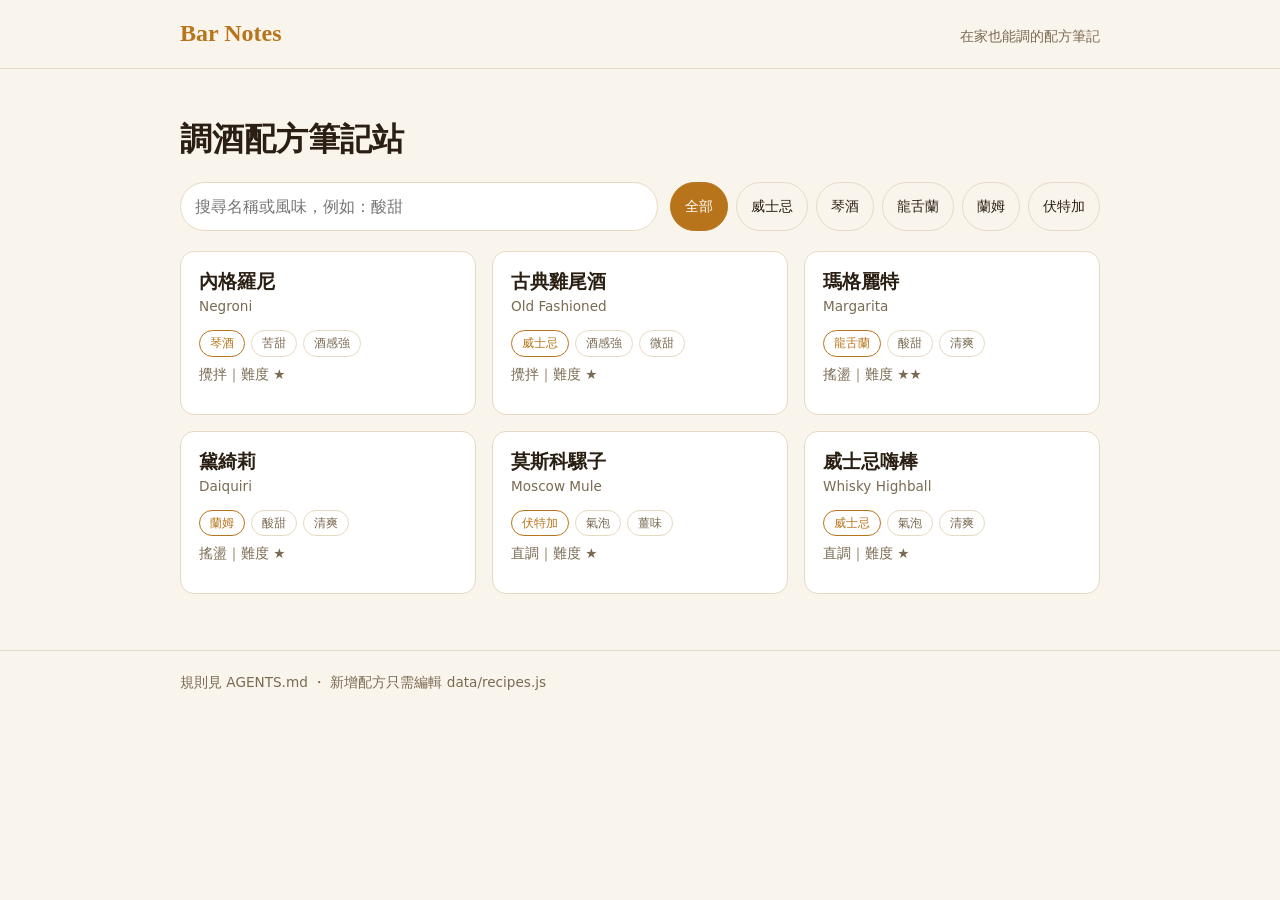
<file: index.html>
<!doctype html>
<html lang="zh-Hant"><head><meta charset="utf-8">
<meta name="viewport" content="width=device-width, initial-scale=1">
<title>Bar Notes｜調酒配方筆記站</title>
<link rel="stylesheet" href="assets/style.css"></head><body>
<header class="site"><div class="wrap"><a class="brand" href="index.html">Bar Notes</a>
<span class="tagline">在家也能調的配方筆記</span></div></header>
<main><div class="wrap">
<h1>調酒配方筆記站</h1>
<div class="toolbar"><input id="search" type="search" placeholder="搜尋名稱或風味，例如：酸甜"><div id="chips" class="chips"></div></div>
<div id="grid" class="grid"></div>
</div></main>
<footer class="site"><div class="wrap">規則見 AGENTS.md ・ 新增配方只需編輯 data/recipes.js</div></footer>
<script src="data/recipes.js"></script><script src="assets/app.js"></script></body></html>
</file>
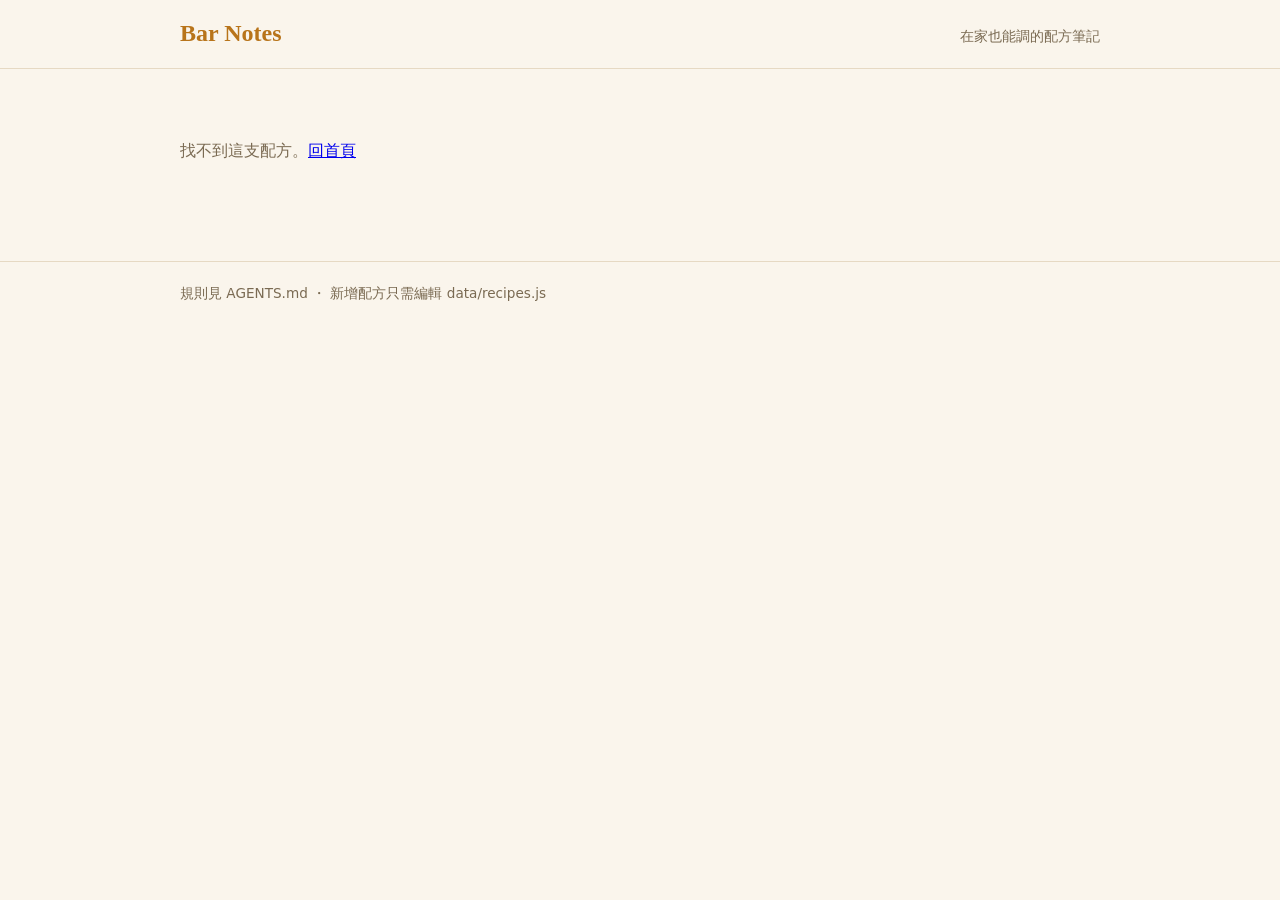
<file: recipe.html>
<!doctype html>
<html lang="zh-Hant"><head><meta charset="utf-8">
<meta name="viewport" content="width=device-width, initial-scale=1">
<title>配方｜Bar Notes</title>
<link rel="stylesheet" href="assets/style.css"></head><body>
<header class="site"><div class="wrap"><a class="brand" href="index.html">Bar Notes</a>
<span class="tagline">在家也能調的配方筆記</span></div></header>
<main><div class="wrap">
<div id="recipe"></div>
</div></main>
<footer class="site"><div class="wrap">規則見 AGENTS.md ・ 新增配方只需編輯 data/recipes.js</div></footer>
<script src="data/recipes.js"></script><script src="assets/app.js"></script></body></html>
</file>
<file: assets/style.css>
:root {
  --bg: #17120d; --surface: #241c14; --text: #f1e7d6; --muted: #b3a48c;
  --accent: #e0a040; --accent-ink: #1a1208; --line: #3a2e21; --radius: 14px;
}
@media (prefers-color-scheme: light) {
  :root { --bg: #faf5ec; --surface: #ffffff; --text: #2a1f12; --muted: #7a6a52;
    --accent: #b8741a; --accent-ink: #ffffff; --line: #e6d9c3; }
}
* { box-sizing: border-box; }
body { margin: 0; background: var(--bg); color: var(--text);
  font: 16px/1.7 system-ui, -apple-system, "Noto Sans TC", sans-serif; }
.wrap { max-width: 960px; margin: 0 auto; padding: 0 20px; }
header.site { border-bottom: 1px solid var(--line); padding: 20px 0; }
header.site .wrap { display: flex; justify-content: space-between; align-items: baseline; gap: 12px; flex-wrap: wrap; }
.brand { font: 700 1.5rem "Noto Serif TC", serif; color: var(--accent); text-decoration: none; }
.tagline { color: var(--muted); font-size: .9rem; }
main { padding: 28px 0 56px; }
h1, h2 { font-family: "Noto Serif TC", serif; line-height: 1.3; }
.toolbar { display: flex; gap: 12px; flex-wrap: wrap; margin-bottom: 20px; }
.toolbar input { flex: 1 1 200px; padding: 10px 14px; border-radius: 999px; border: 1px solid var(--line);
  background: var(--surface); color: var(--text); font: inherit; }
.chips { display: flex; gap: 8px; flex-wrap: wrap; }
.chip { padding: 6px 14px; border-radius: 999px; border: 1px solid var(--line); background: transparent;
  color: var(--text); font: inherit; font-size: .9rem; cursor: pointer; }
.chip[aria-pressed="true"] { background: var(--accent); color: var(--accent-ink); border-color: var(--accent); }
.grid { display: grid; gap: 16px; grid-template-columns: repeat(auto-fill, minmax(260px, 1fr)); }
.card { display: block; padding: 18px; background: var(--surface); border: 1px solid var(--line);
  border-radius: var(--radius); color: inherit; text-decoration: none; transition: transform .15s, border-color .15s; }
.card:hover { transform: translateY(-3px); border-color: var(--accent); }
.card h2 { margin: 0; font-size: 1.2rem; }
.en { color: var(--muted); font-size: .85rem; }
.card .en { margin-bottom: 10px; }
.tag { display: inline-block; font-size: .75rem; padding: 2px 10px; border-radius: 999px;
  border: 1px solid var(--line); color: var(--muted); margin: 0 6px 6px 0; }
.tag.base { color: var(--accent); border-color: var(--accent); }
.empty { color: var(--muted); padding: 24px 0; }
.back { color: var(--muted); text-decoration: none; font-size: .9rem; }
.meta { display: flex; gap: 8px; flex-wrap: wrap; margin: 8px 0 20px; }
.panel { background: var(--surface); border: 1px solid var(--line); border-radius: var(--radius); padding: 20px; margin-bottom: 20px; }
.servings { display: flex; align-items: center; gap: 12px; margin-bottom: 12px; }
.servings button { width: 34px; height: 34px; border-radius: 50%; border: 1px solid var(--accent);
  background: transparent; color: var(--accent); font-size: 1.1rem; cursor: pointer; }
table { width: 100%; border-collapse: collapse; }
td { padding: 8px 0; border-bottom: 1px solid var(--line); }
td:last-child { text-align: right; color: var(--accent); font-variant-numeric: tabular-nums; }
ol { padding-left: 1.3rem; } li { margin-bottom: 6px; }
.note { color: var(--muted); border-left: 3px solid var(--accent); padding-left: 12px; }
footer.site { border-top: 1px solid var(--line); padding: 20px 0; color: var(--muted); font-size: .85rem; }
</file>
